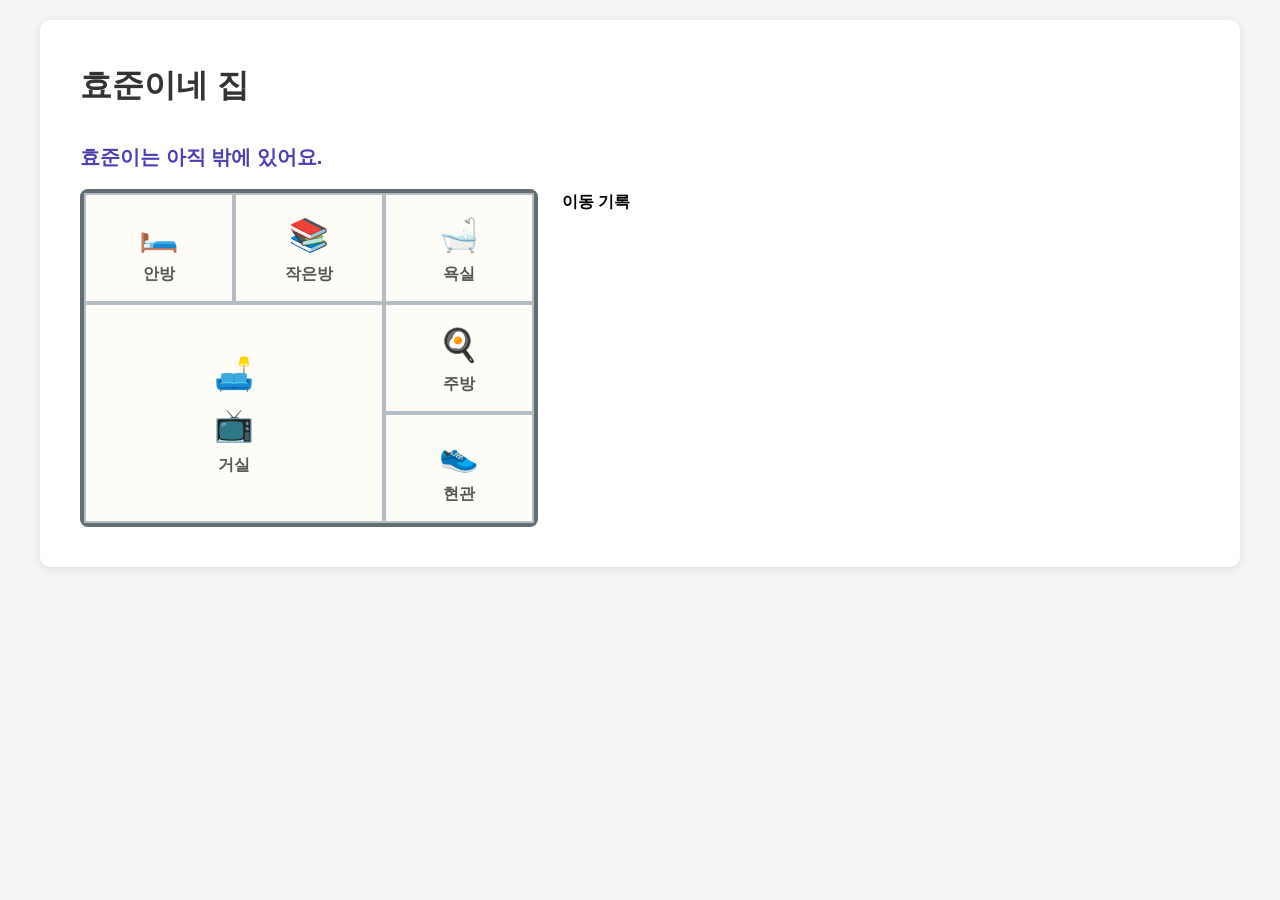
<file: 10_hyojun-house/starter/index.html>
<!DOCTYPE html>
<html lang="ko">
<head>
    <meta charset="UTF-8">
    <meta name="viewport" content="width=device-width, initial-scale=1.0">
    <title>효준이네 집</title>
    <link rel="stylesheet" href="style.css">
    <script src="script.js" defer></script>
</head>
<body>
    <div class="container">
        <h1>효준이네 집</h1>
        <p id="status" class="status">효준이는 아직 밖에 있어요.</p>

        <div class="layout">
            <!-- 방(.room) 안에는 가구(.item)가 들어 있어요 -->
            <div id="house" class="house">
                <div class="room" data-name="안방"><span class="item">🛏️</span>안방</div>
                <div class="room" data-name="작은방"><span class="item">📚</span>작은방</div>
                <div class="room" data-name="욕실"><span class="item">🛁</span>욕실</div>
                <div class="room wide" data-name="거실"><span class="item">🛋️</span><span class="item">📺</span>거실</div>
                <div class="room" data-name="주방"><span class="item">🍳</span>주방</div>
                <div class="room door" data-name="현관"><span class="item">👟</span>현관</div>
            </div>

            <div class="log">
                <h2>이동 기록</h2>
                <ol id="path"></ol>
            </div>
        </div>
    </div>
</body>
</html>
</file>
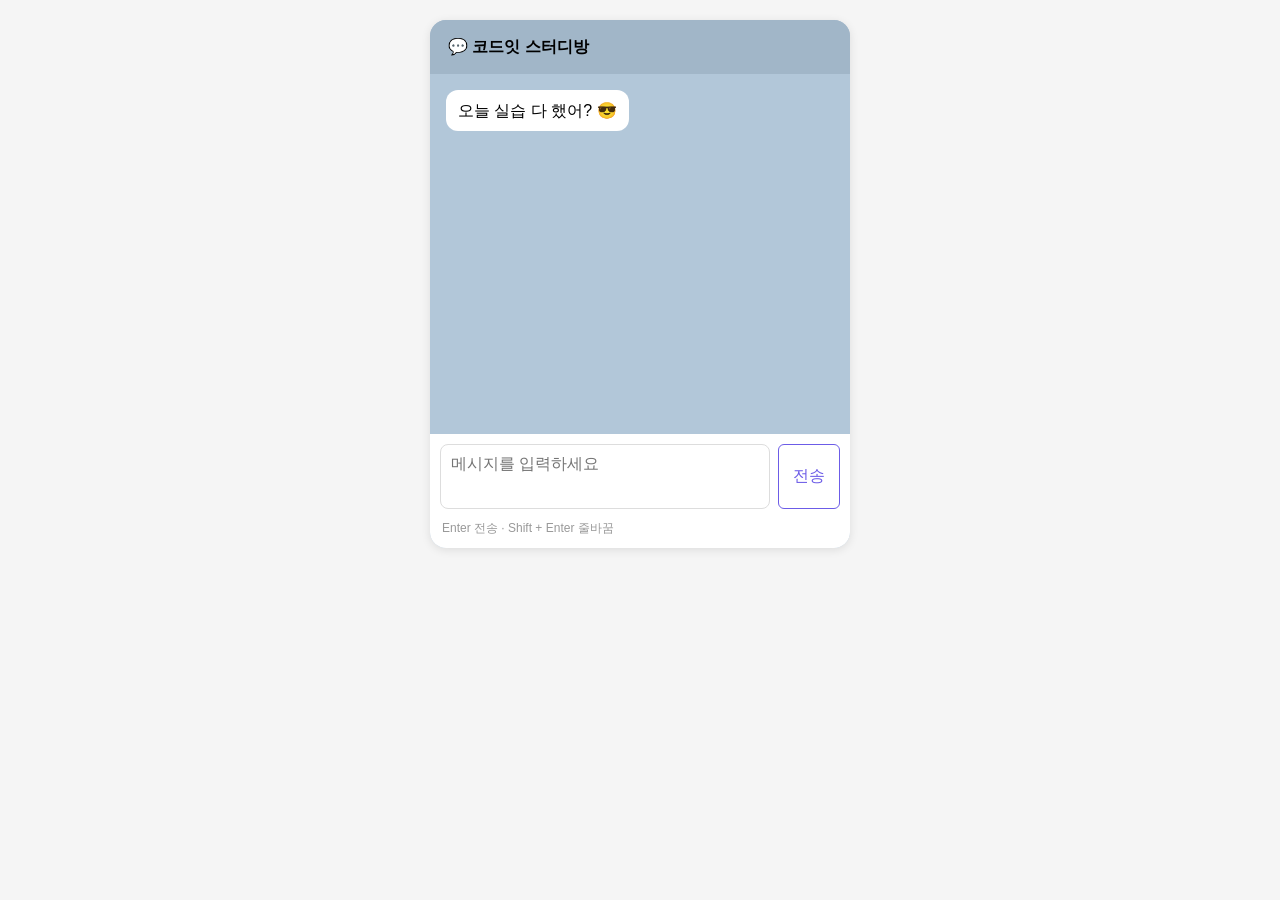
<file: 11_enter-chat/starter/index.html>
<!DOCTYPE html>
<html lang="ko">
<head>
    <meta charset="UTF-8">
    <meta name="viewport" content="width=device-width, initial-scale=1.0">
    <title>똑Talk한 Enter키!</title>
    <link rel="stylesheet" href="style.css">
    <script src="script.js" defer></script>
</head>
<body>
    <div class="chat">
        <header class="chat-header">💬 코드잇 스터디방</header>

        <ul id="messages" class="messages">
            <li class="bubble friend">오늘 실습 다 했어? 😎</li>
        </ul>

        <div class="chat-input">
            <textarea id="message" rows="2" placeholder="메시지를 입력하세요"></textarea>
            <button id="btn-send">전송</button>
        </div>
        <p class="hint">Enter 전송 · Shift + Enter 줄바꿈</p>
    </div>
</body>
</html>
</file>
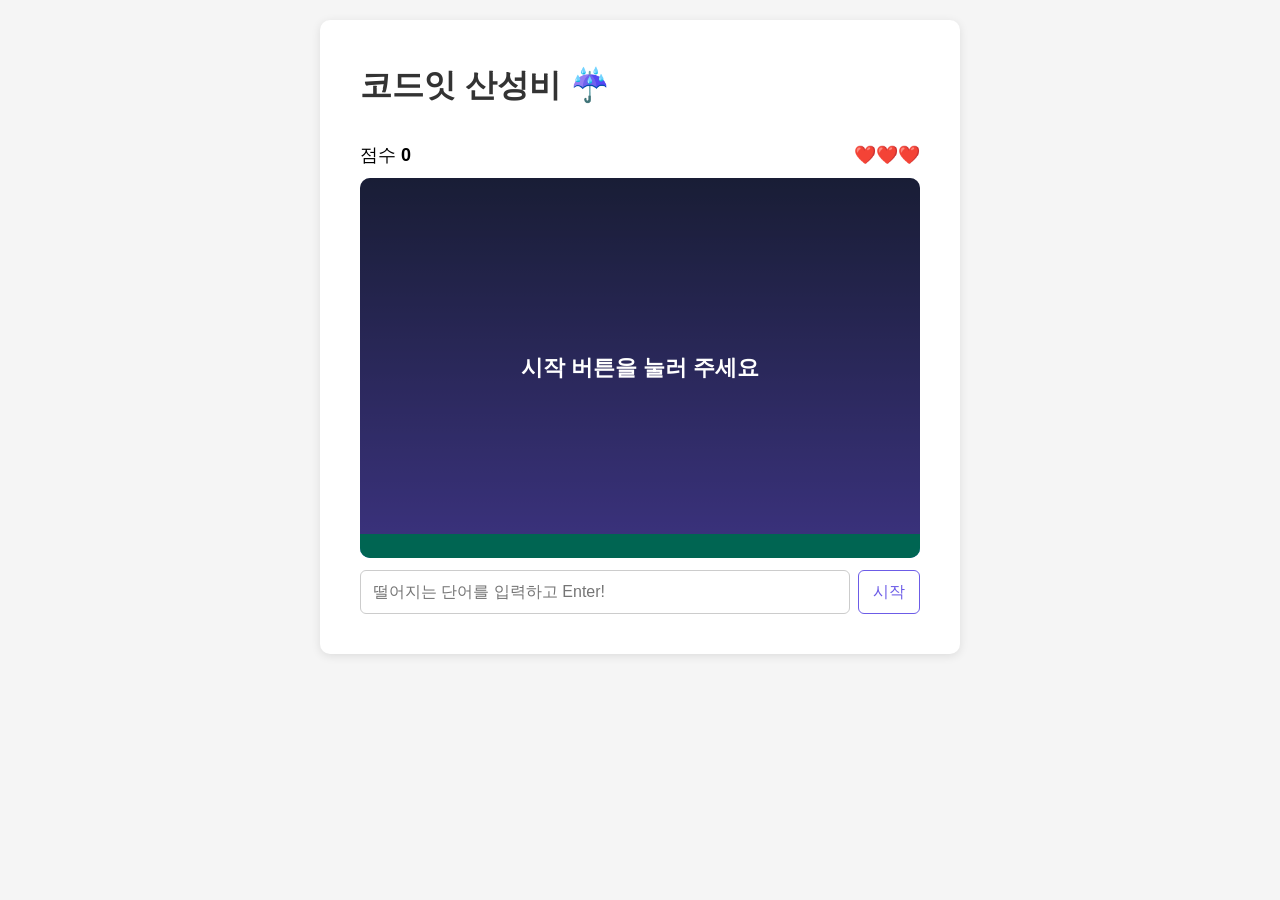
<file: 12_acid-rain/starter/index.html>
<!DOCTYPE html>
<html lang="ko">
<head>
    <meta charset="UTF-8">
    <meta name="viewport" content="width=device-width, initial-scale=1.0">
    <title>코드잇 산성비</title>
    <link rel="stylesheet" href="style.css">
    <script src="script.js" defer></script>
</head>
<body>
    <div class="container">
        <h1>코드잇 산성비 ☔</h1>

        <div class="board">
            <span>점수 <strong id="score">0</strong></span>
            <span id="lives">❤️❤️❤️</span>
        </div>

        <div id="sky" class="sky">
            <p id="overlay" class="overlay">시작 버튼을 눌러 주세요</p>
            <div class="ground"></div>
        </div>

        <div class="controls">
            <input id="answer" type="text" placeholder="떨어지는 단어를 입력하고 Enter!" autocomplete="off">
            <button id="btn-start">시작</button>
        </div>
    </div>
</body>
</html>
</file>
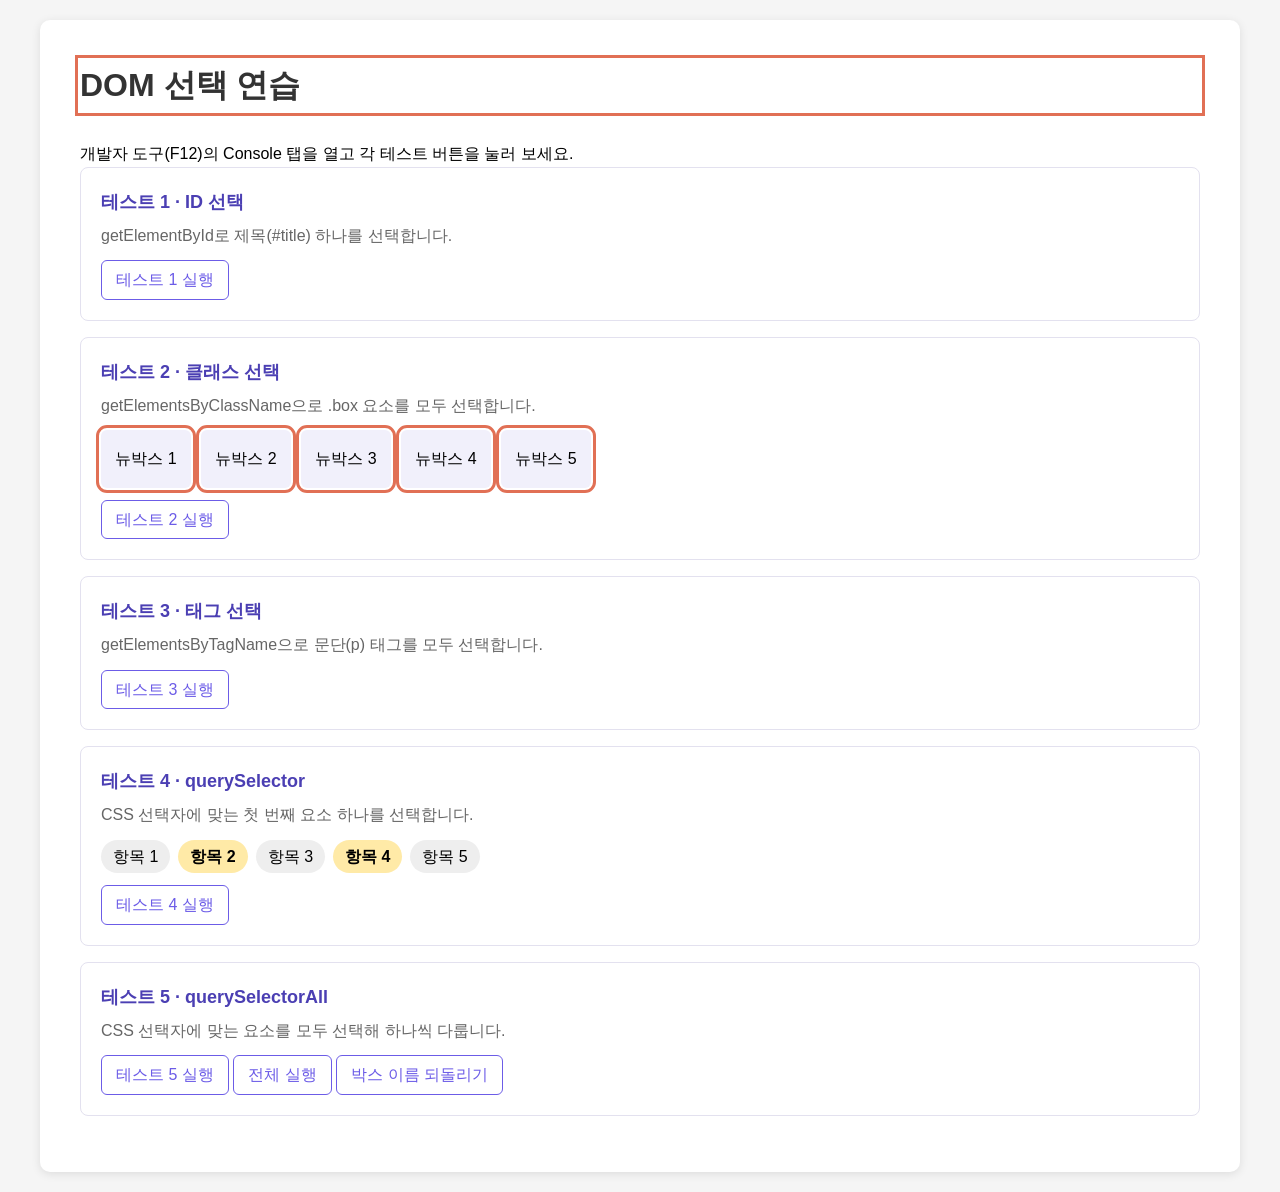
<file: 1_dom-selection/solution/index.html>
<!DOCTYPE html>
<html lang="ko">
<head>
    <meta charset="UTF-8">
    <meta name="viewport" content="width=device-width, initial-scale=1.0">
    <title>DOM 선택 연습</title>
    <link rel="stylesheet" href="style.css">
    <script src="script.js" defer></script>
</head>
<body>
    <div class="container">
        <h1 id="title">DOM 선택 연습</h1>
        <p class="intro">개발자 도구(F12)의 Console 탭을 열고 각 테스트 버튼을 눌러 보세요.</p>

        <section id="section-id">
            <h2>테스트 1 · ID 선택</h2>
            <p>getElementById로 제목(#title) 하나를 선택합니다.</p>
            <button id="btn-test1">테스트 1 실행</button>
        </section>

        <section id="section-class">
            <h2>테스트 2 · 클래스 선택</h2>
            <p>getElementsByClassName으로 .box 요소를 모두 선택합니다.</p>
            <div class="box-list">
                <div class="box">박스 1</div>
                <div class="box">박스 2</div>
                <div class="box">박스 3</div>
                <div class="box">박스 4</div>
                <div class="box">박스 5</div>
            </div>
            <button id="btn-test2">테스트 2 실행</button>
        </section>

        <section id="section-tag">
            <h2>테스트 3 · 태그 선택</h2>
            <p>getElementsByTagName으로 문단(p) 태그를 모두 선택합니다.</p>
            <button id="btn-test3">테스트 3 실행</button>
        </section>

        <section id="section-query">
            <h2>테스트 4 · querySelector</h2>
            <p>CSS 선택자에 맞는 첫 번째 요소 하나를 선택합니다.</p>
            <ul id="item-list">
                <li>항목 1</li>
                <li class="active">항목 2</li>
                <li>항목 3</li>
                <li class="active">항목 4</li>
                <li>항목 5</li>
            </ul>
            <button id="btn-test4">테스트 4 실행</button>
        </section>

        <section id="section-query-all">
            <h2>테스트 5 · querySelectorAll</h2>
            <p>CSS 선택자에 맞는 요소를 모두 선택해 하나씩 다룹니다.</p>
            <button id="btn-test5">테스트 5 실행</button>
            <button id="btn-all">전체 실행</button>
            <button id="btn-reset">박스 이름 되돌리기</button>
        </section>
    </div>
</body>
</html>
</file>
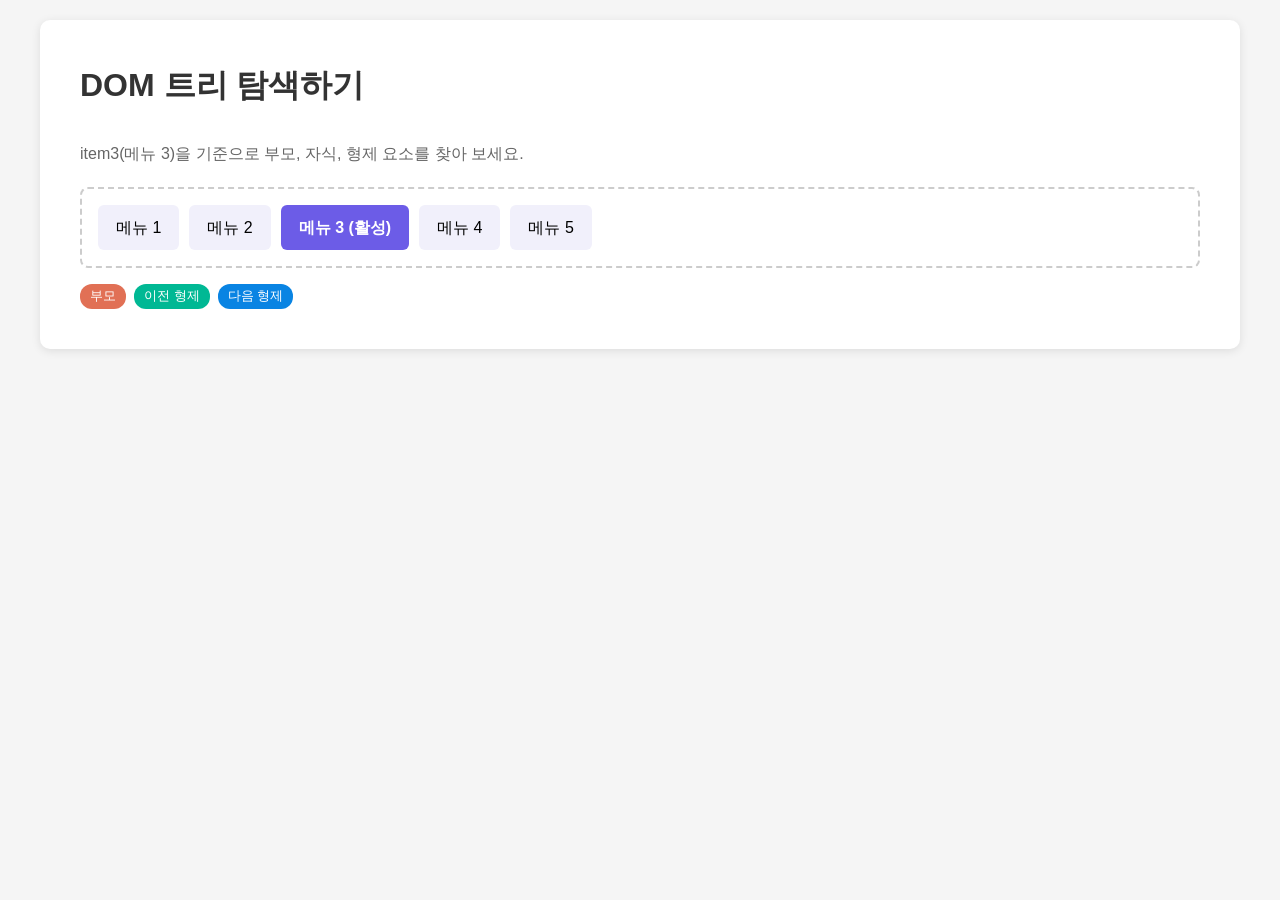
<file: 2_dom-tree-exploring/starter/index.html>
<!DOCTYPE html>
<html lang="ko">
<head>
    <meta charset="UTF-8">
    <meta name="viewport" content="width=device-width, initial-scale=1.0">
    <title>DOM 트리 탐색하기</title>
    <link rel="stylesheet" href="style.css">
    <script src="script.js" defer></script>
</head>
<body>
    <div class="container">
        <h1>DOM 트리 탐색하기</h1>
        <p class="guide">item3(메뉴 3)을 기준으로 부모, 자식, 형제 요소를 찾아 보세요.</p>

        <nav>
            <ul id="main-menu">
                <li>메뉴 1</li>
                <li>메뉴 2</li>
                <li id="item3" class="active">메뉴 3 (활성)</li>
                <li>메뉴 4</li>
                <li>메뉴 5</li>
            </ul>
        </nav>

        <div class="legend">
            <span class="tag parent">부모</span>
            <span class="tag prev">이전 형제</span>
            <span class="tag next">다음 형제</span>
        </div>
    </div>
</body>
</html>
</file>
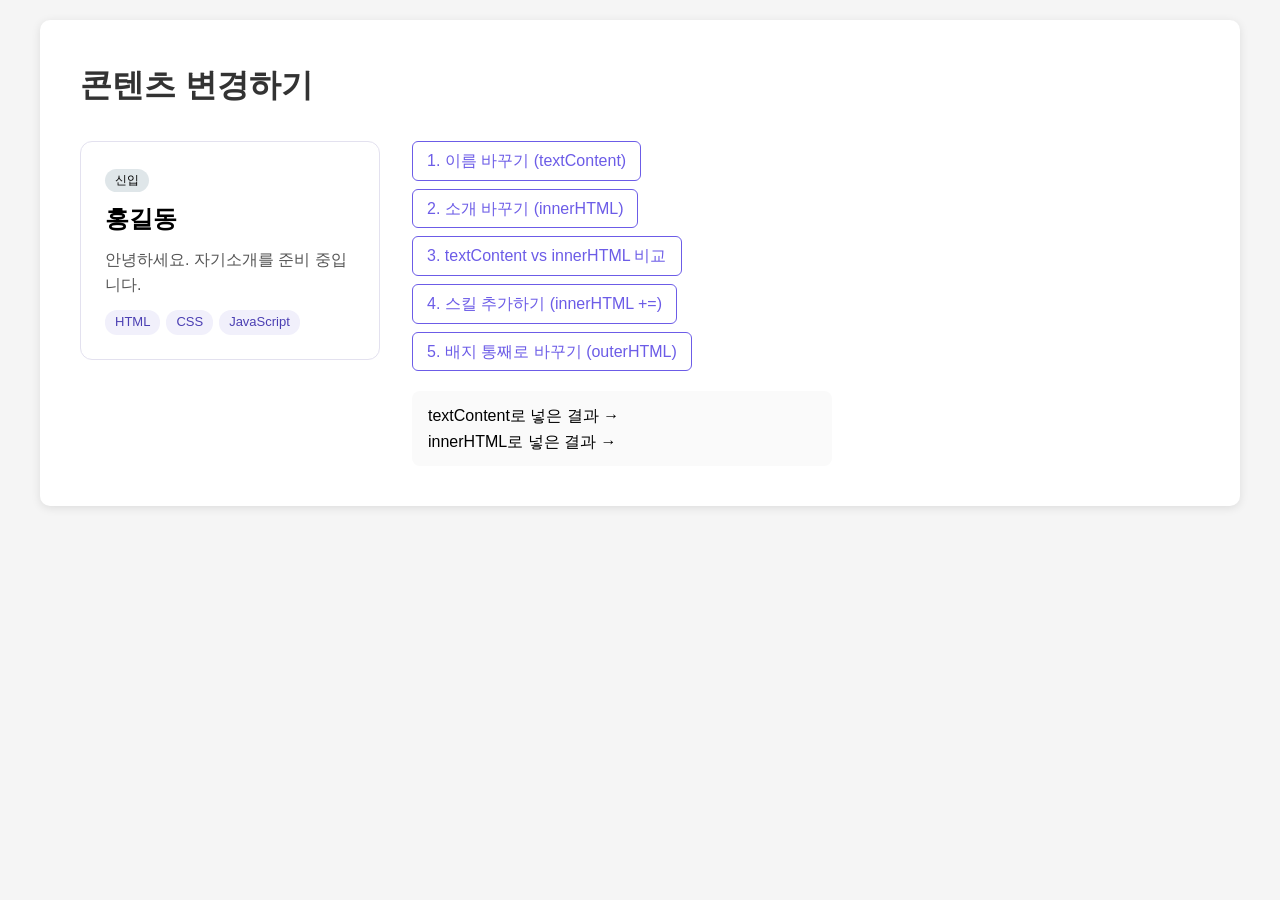
<file: 3_contents-change/starter/index.html>
<!DOCTYPE html>
<html lang="ko">
<head>
    <meta charset="UTF-8">
    <meta name="viewport" content="width=device-width, initial-scale=1.0">
    <title>콘텐츠 변경하기</title>
    <link rel="stylesheet" href="style.css">
    <script src="script.js" defer></script>
</head>
<body>
    <div class="container">
        <h1>콘텐츠 변경하기</h1>

        <div class="layout">
            <div id="profile" class="card">
                <span id="badge" class="badge">신입</span>
                <h2 id="name">홍길동</h2>
                <p id="intro">안녕하세요. 자기소개를 준비 중입니다.</p>
                <ul id="skills">
                    <li>HTML</li>
                    <li>CSS</li>
                    <li>JavaScript</li>
                </ul>
            </div>

            <div class="panel">
                <button id="btn-name">1. 이름 바꾸기 (textContent)</button>
                <button id="btn-intro">2. 소개 바꾸기 (innerHTML)</button>
                <button id="btn-compare">3. textContent vs innerHTML 비교</button>
                <button id="btn-skill">4. 스킬 추가하기 (innerHTML +=)</button>
                <button id="btn-badge">5. 배지 통째로 바꾸기 (outerHTML)</button>

                <div class="compare">
                    <p>textContent로 넣은 결과 → <span id="as-text"></span></p>
                    <p>innerHTML로 넣은 결과 → <span id="as-html"></span></p>
                </div>
            </div>
        </div>
    </div>
</body>
</html>
</file>
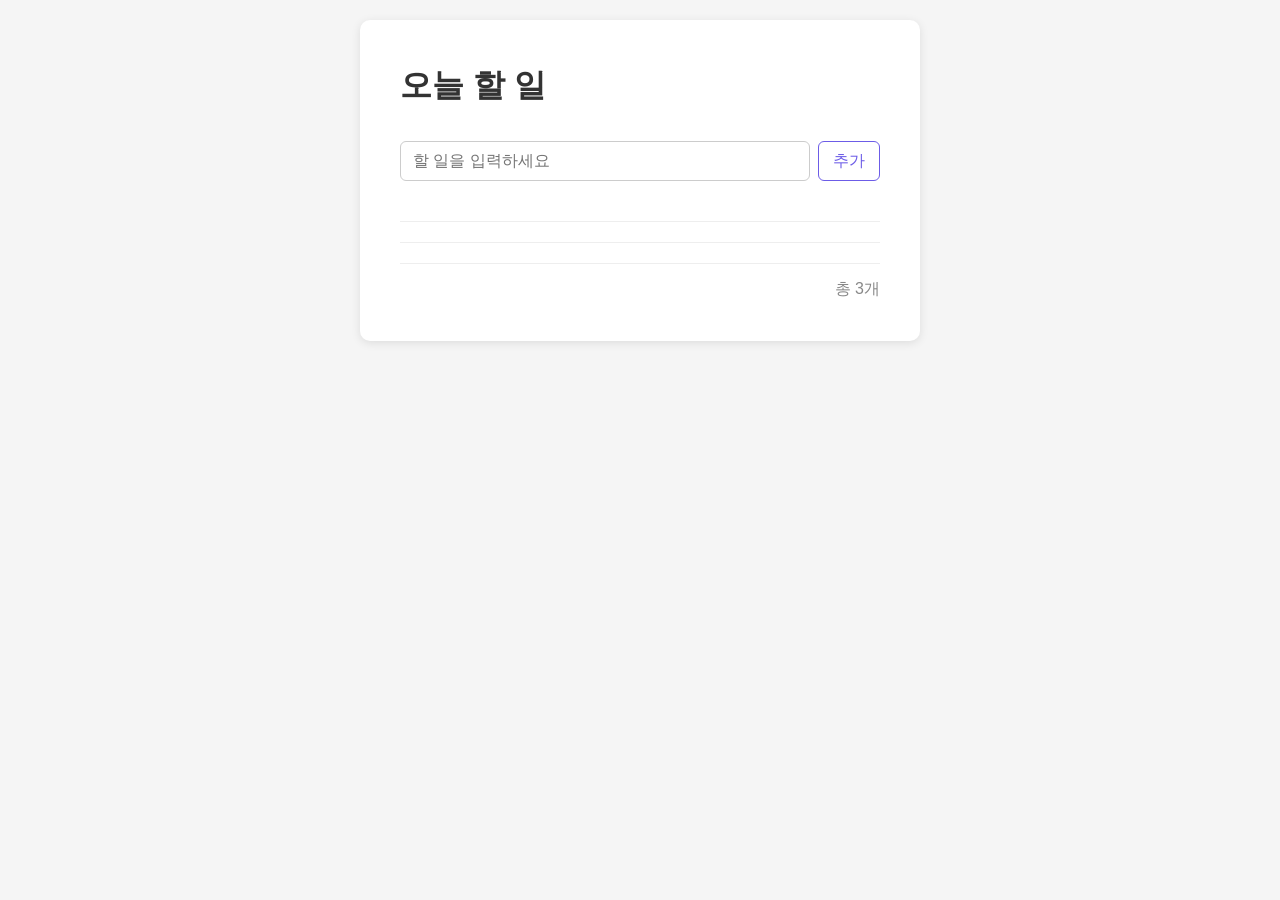
<file: 4_dynamic-list/starter/index.html>
<!DOCTYPE html>
<html lang="ko">
<head>
    <meta charset="UTF-8">
    <meta name="viewport" content="width=device-width, initial-scale=1.0">
    <title>동적 리스트 만들기</title>
    <link rel="stylesheet" href="style.css">
    <script src="script.js" defer></script>
</head>
<body>
    <div class="container">
        <h1>오늘 할 일</h1>

        <div class="form">
            <input id="todo-input" type="text" placeholder="할 일을 입력하세요">
            <button id="btn-add">추가</button>
        </div>

        <ul id="todo-list"></ul>

        <p class="count">총 <span id="count">0</span>개</p>
    </div>
</body>
</html>
</file>
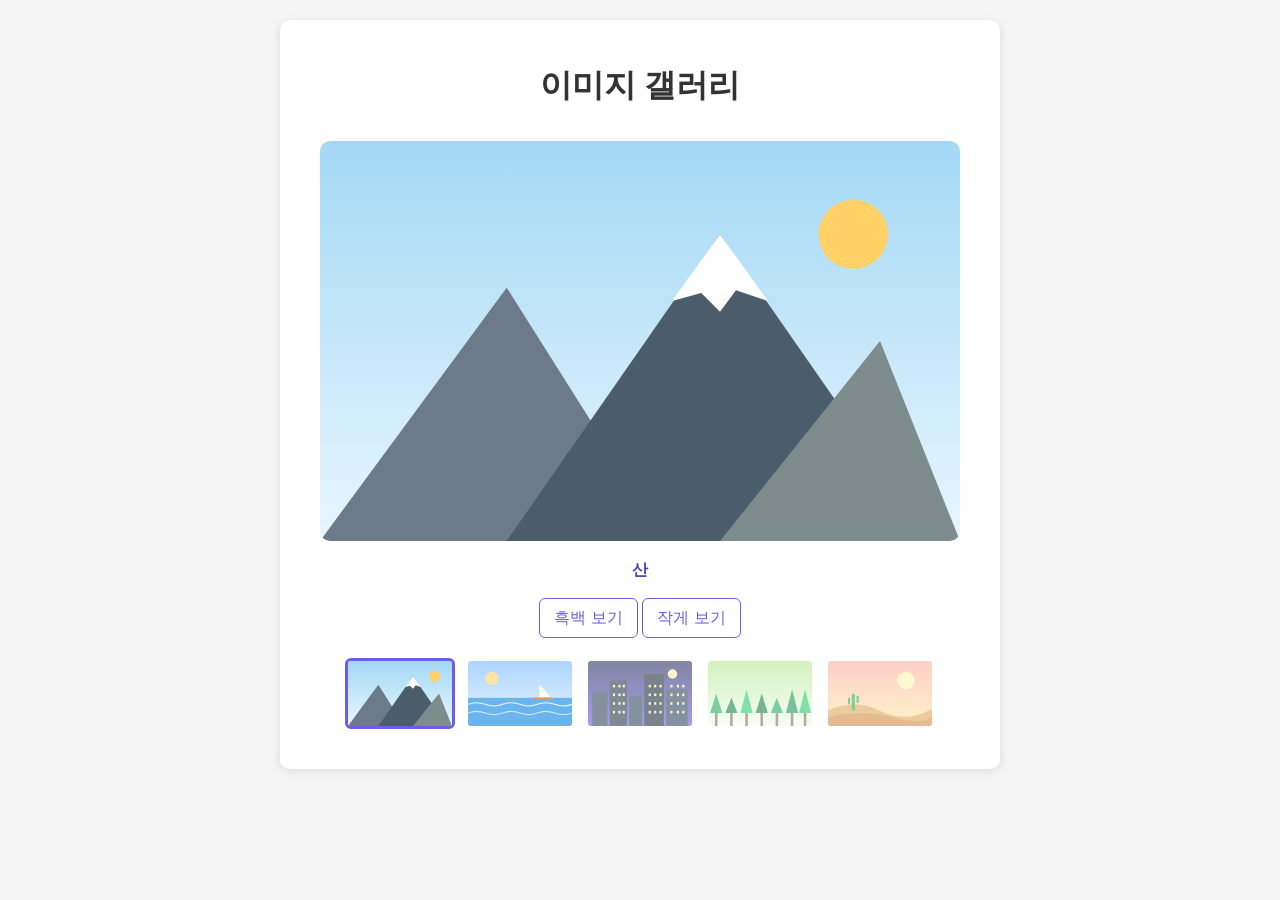
<file: 5_image-gallery/starter/index.html>
<!DOCTYPE html>
<html lang="ko">
<head>
    <meta charset="UTF-8">
    <meta name="viewport" content="width=device-width, initial-scale=1.0">
    <title>이미지 갤러리</title>
    <link rel="stylesheet" href="style.css">
    <script src="script.js" defer></script>
</head>
<body>
    <div class="container">
        <h1>이미지 갤러리</h1>

        <figure class="viewer">
            <img id="main-image" src="images/mountain.svg" alt="산">
            <figcaption id="caption">산</figcaption>
        </figure>

        <div class="tools">
            <button id="btn-gray">흑백 보기</button>
            <button id="btn-size">작게 보기</button>
        </div>

        <div class="thumbs">
            <img class="thumb selected" src="images/mountain.svg" alt="산">
            <img class="thumb" src="images/sea.svg" alt="바다">
            <img class="thumb" src="images/city.svg" alt="도시">
            <img class="thumb" src="images/forest.svg" alt="숲">
            <img class="thumb" src="images/desert.svg" alt="사막">
        </div>
    </div>
</body>
</html>
</file>
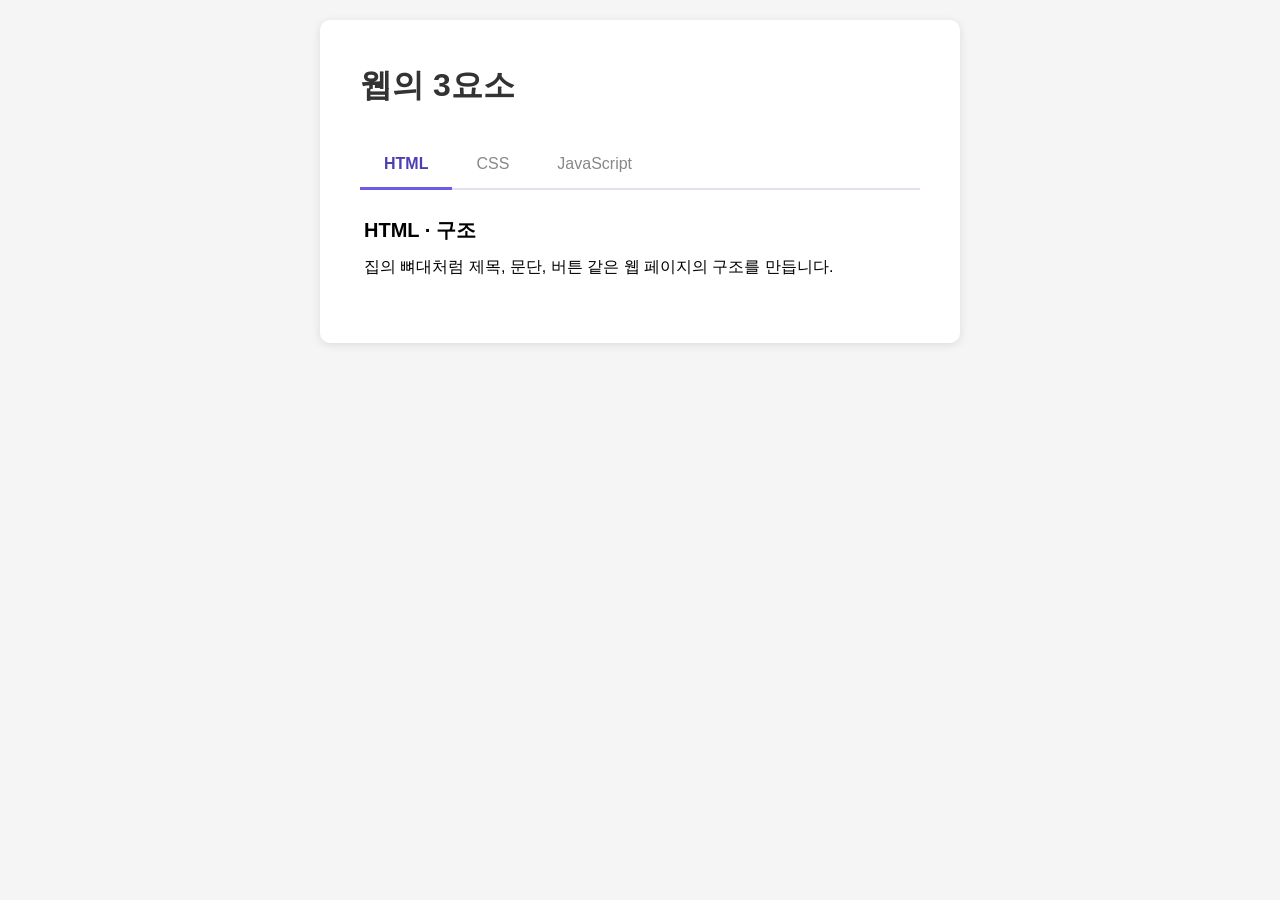
<file: 6_tab-menu/starter/index.html>
<!DOCTYPE html>
<html lang="ko">
<head>
    <meta charset="UTF-8">
    <meta name="viewport" content="width=device-width, initial-scale=1.0">
    <title>탭 메뉴 만들기</title>
    <link rel="stylesheet" href="style.css">
    <script src="script.js" defer></script>
</head>
<body>
    <div class="container">
        <h1>웹의 3요소</h1>

        <div class="tabs">
            <button class="tab active" data-tab="html">HTML</button>
            <button class="tab" data-tab="css">CSS</button>
            <button class="tab" data-tab="js">JavaScript</button>
        </div>

        <div class="panel active" data-panel="html">
            <h2>HTML · 구조</h2>
            <p>집의 뼈대처럼 제목, 문단, 버튼 같은 웹 페이지의 구조를 만듭니다.</p>
        </div>
        <div class="panel" data-panel="css">
            <h2>CSS · 디자인</h2>
            <p>인테리어처럼 색상, 크기, 위치를 정해 페이지를 꾸밉니다.</p>
        </div>
        <div class="panel" data-panel="js">
            <h2>JavaScript · 동작</h2>
            <p>전기와 수도처럼 클릭하면 반응하는 살아 있는 페이지를 만듭니다.</p>
        </div>
    </div>
</body>
</html>
</file>
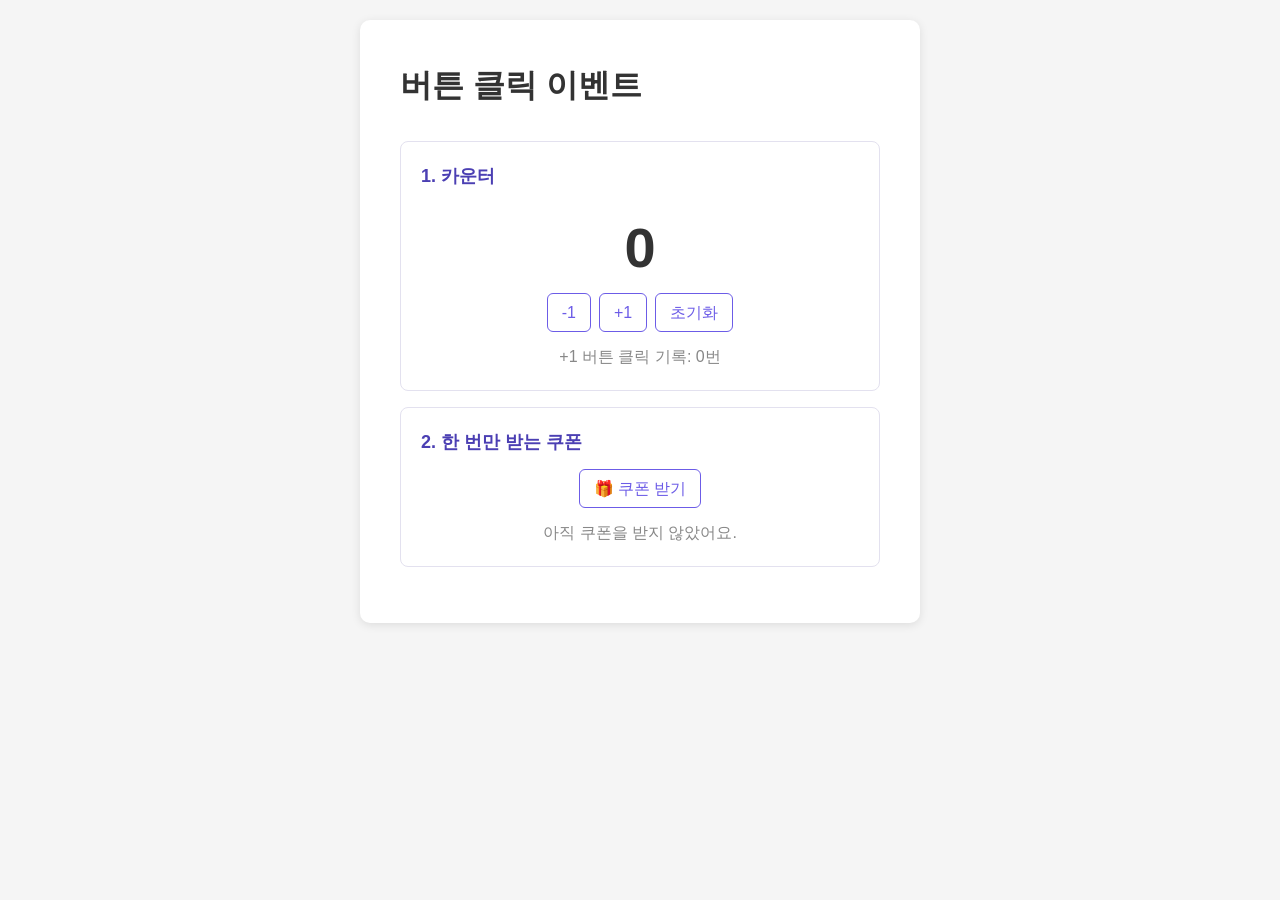
<file: 7_button-click/starter/index.html>
<!DOCTYPE html>
<html lang="ko">
<head>
    <meta charset="UTF-8">
    <meta name="viewport" content="width=device-width, initial-scale=1.0">
    <title>버튼 클릭 이벤트</title>
    <link rel="stylesheet" href="style.css">
    <script src="script.js" defer></script>
</head>
<body>
    <div class="container">
        <h1>버튼 클릭 이벤트</h1>

        <section>
            <h2>1. 카운터</h2>
            <p class="counter"><span id="count">0</span></p>
            <div class="buttons">
                <button id="btn-minus">-1</button>
                <button id="btn-plus">+1</button>
                <button id="btn-reset">초기화</button>
            </div>
            <p class="history">+1 버튼 클릭 기록: <span id="plus-clicks">0</span>번</p>
        </section>

        <section>
            <h2>2. 한 번만 받는 쿠폰</h2>
            <button id="btn-coupon">🎁 쿠폰 받기</button>
            <p id="coupon-message" class="message">아직 쿠폰을 받지 않았어요.</p>
        </section>
    </div>
</body>
</html>
</file>
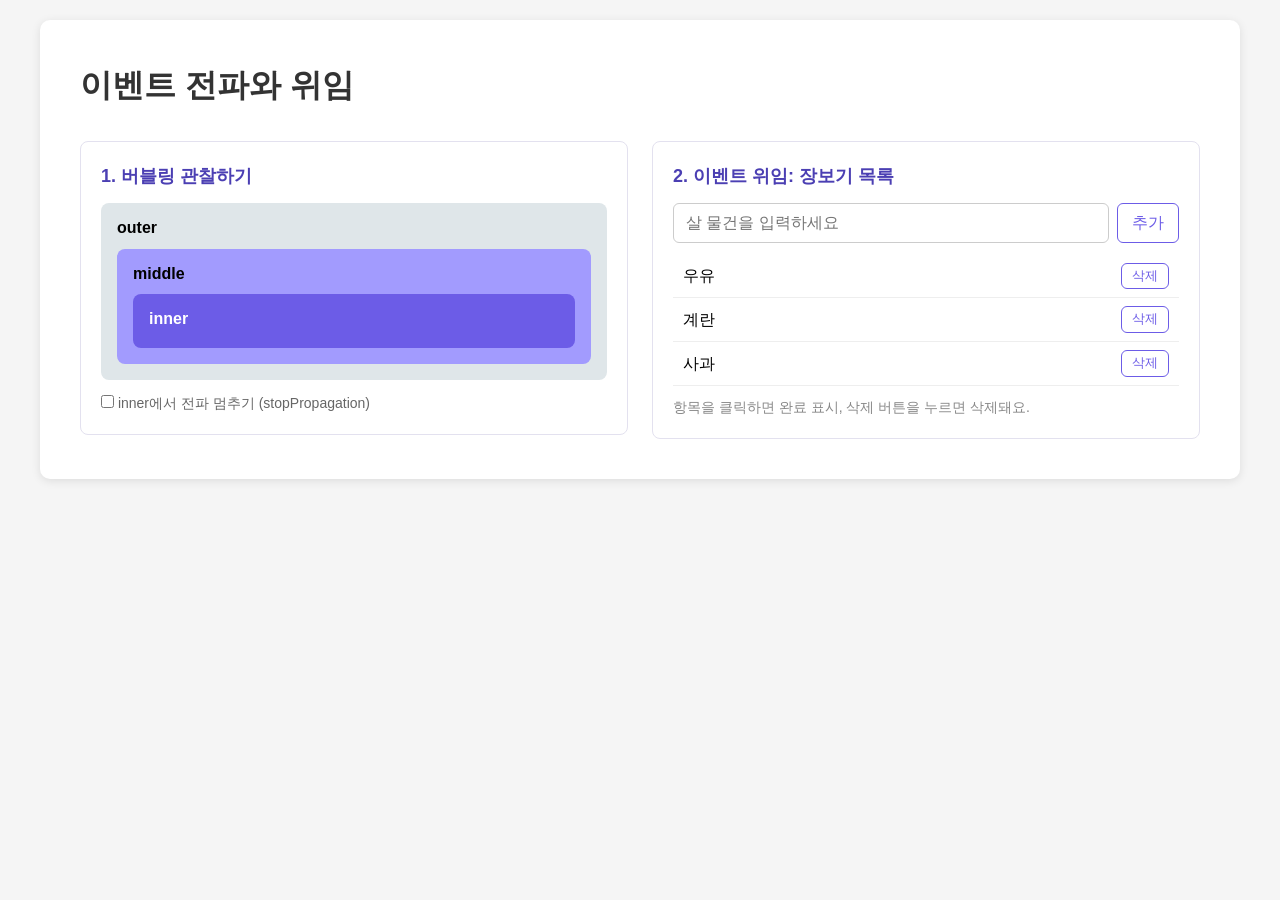
<file: 8_event-delegation/starter/index.html>
<!DOCTYPE html>
<html lang="ko">
<head>
    <meta charset="UTF-8">
    <meta name="viewport" content="width=device-width, initial-scale=1.0">
    <title>이벤트 전파와 위임</title>
    <link rel="stylesheet" href="style.css">
    <script src="script.js" defer></script>
</head>
<body>
    <div class="container">
        <h1>이벤트 전파와 위임</h1>

        <div class="layout">
            <section>
                <h2>1. 버블링 관찰하기</h2>
                <div id="outer" class="box">outer
                    <div id="middle" class="box">middle
                        <div id="inner" class="box">inner</div>
                    </div>
                </div>
                <label class="option">
                    <input id="stop-check" type="checkbox"> inner에서 전파 멈추기 (stopPropagation)
                </label>
            </section>

            <section>
                <h2>2. 이벤트 위임: 장보기 목록</h2>
                <div class="form">
                    <input id="item-input" type="text" placeholder="살 물건을 입력하세요">
                    <button id="btn-add">추가</button>
                </div>
                <ul id="shopping-list">
                    <li><span class="text">우유</span><button class="delete">삭제</button></li>
                    <li><span class="text">계란</span><button class="delete">삭제</button></li>
                    <li><span class="text">사과</span><button class="delete">삭제</button></li>
                </ul>
                <p class="hint">항목을 클릭하면 완료 표시, 삭제 버튼을 누르면 삭제돼요.</p>
            </section>
        </div>
    </div>
</body>
</html>
</file>
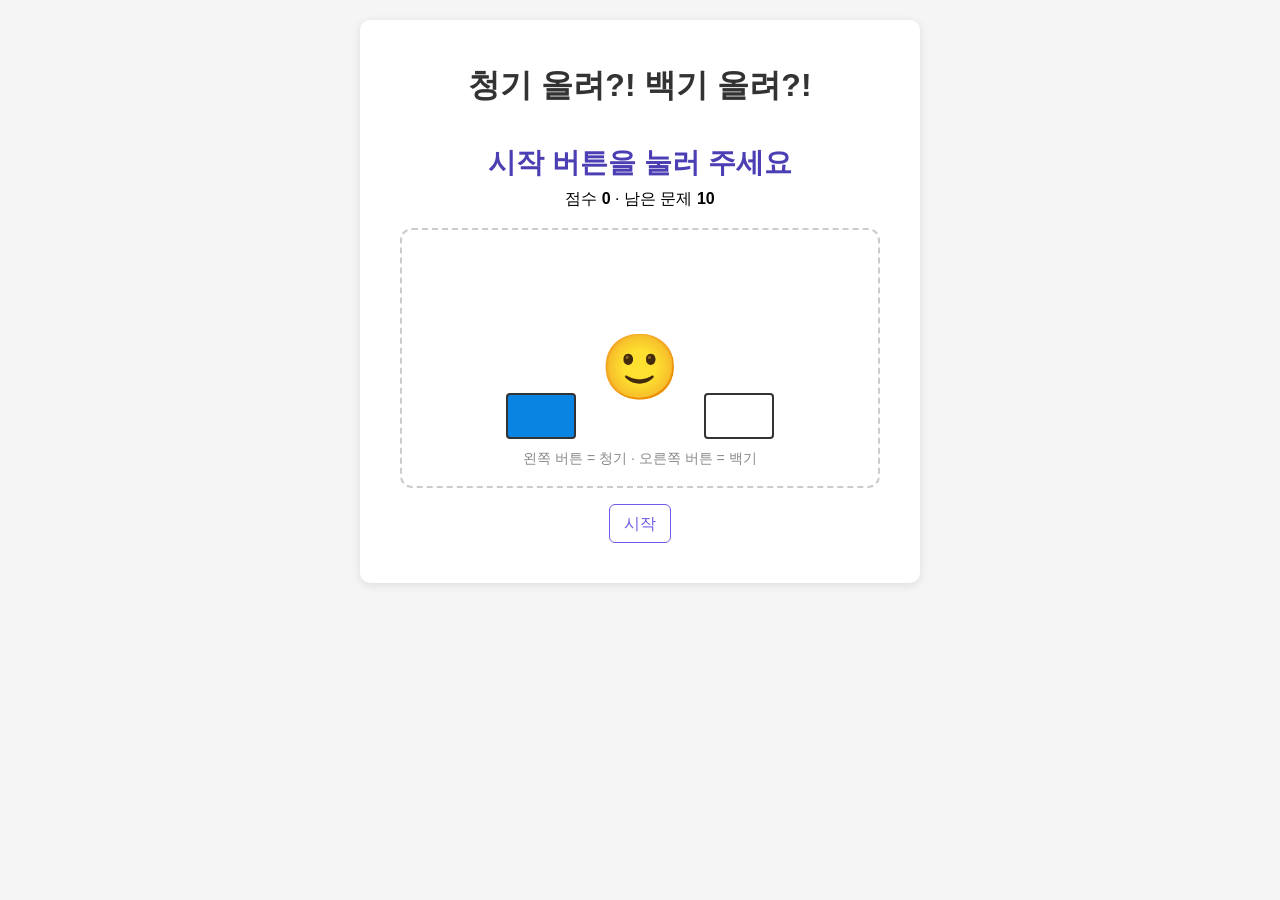
<file: 9_flag-game/starter/index.html>
<!DOCTYPE html>
<html lang="ko">
<head>
    <meta charset="UTF-8">
    <meta name="viewport" content="width=device-width, initial-scale=1.0">
    <title>청기 올려?! 백기 올려?!</title>
    <link rel="stylesheet" href="style.css">
    <script src="script.js" defer></script>
</head>
<body>
    <div class="container">
        <h1>청기 올려?! 백기 올려?!</h1>

        <div class="status">
            <p id="command" class="command">시작 버튼을 눌러 주세요</p>
            <p>점수 <strong id="score">0</strong> · 남은 문제 <strong id="remain">10</strong></p>
        </div>

        <!-- 이 영역 안에서 마우스 버튼을 눌러요: 왼쪽 = 청기, 오른쪽 = 백기 -->
        <div id="stage" class="stage">
            <div class="person">
                <div id="blue-flag" class="flag blue"></div>
                <div class="face">🙂</div>
                <div id="white-flag" class="flag white"></div>
            </div>
            <p class="guide">왼쪽 버튼 = 청기 · 오른쪽 버튼 = 백기</p>
        </div>

        <button id="btn-start">시작</button>
    </div>
</body>
</html>
</file>
<file: 10_hyojun-house/starter/style.css>
* {
    margin: 0;
    padding: 0;
    box-sizing: border-box;
}

body {
    font-family: -apple-system, BlinkMacSystemFont, 'Segoe UI', 'Apple SD Gothic Neo', 'Noto Sans KR', sans-serif;
    line-height: 1.6;
    padding: 20px;
    background-color: #f5f5f5;
}

.container {
    max-width: 1200px;
    margin: 0 auto;
    background: white;
    padding: 40px;
    border-radius: 10px;
    box-shadow: 0 2px 10px rgba(0, 0, 0, 0.1);
}

h1 {
    color: #333;
    margin-bottom: 30px;
}

button {
    font: inherit;
    padding: 6px 14px;
    border: 1px solid #6c5ce7;
    border-radius: 6px;
    background: white;
    color: #6c5ce7;
    cursor: pointer;
}

button:hover {
    background: #6c5ce7;
    color: white;
}

.status {
    font-size: 20px;
    font-weight: bold;
    color: #4b3fb3;
    margin-bottom: 16px;
}

.layout {
    display: flex;
    gap: 24px;
    align-items: flex-start;
}

.house {
    display: grid;
    grid-template-columns: repeat(3, 150px);
    grid-template-rows: repeat(3, 110px);
    /* 방 사이에 빈틈이 없어야 마우스가 '방 → 방'으로 곧장 이동해요 */
    border: 4px solid #636e72;
    border-radius: 8px;
}

.room {
    background: #fdfcf7;
    border: 2px solid #b2bec3;
    display: flex;
    flex-direction: column;
    align-items: center;
    justify-content: center;
    font-weight: bold;
    color: #555;
    transition: background 0.2s;
}

.room.wide {
    grid-column: 1 / 3;
    grid-row: 2 / 4;
}

.item {
    font-size: 32px;
}

/* 효준이가 있는 방 */
.room.here {
    background: #ffeaa7;
    outline: 3px solid #e17055;
    outline-offset: -3px;
}

.log {
    flex: 1;
    min-width: 220px;
}

.log h2 {
    font-size: 16px;
    margin-bottom: 8px;
}

#path {
    padding-left: 24px;
    color: #555;
    max-height: 340px;
    overflow-y: auto;
}
</file>
<file: 11_enter-chat/starter/style.css>
* {
    margin: 0;
    padding: 0;
    box-sizing: border-box;
}

body {
    font-family: -apple-system, BlinkMacSystemFont, 'Segoe UI', 'Apple SD Gothic Neo', 'Noto Sans KR', sans-serif;
    line-height: 1.6;
    padding: 20px;
    background-color: #f5f5f5;
}

.container {
    max-width: 1200px;
    margin: 0 auto;
    background: white;
    padding: 40px;
    border-radius: 10px;
    box-shadow: 0 2px 10px rgba(0, 0, 0, 0.1);
}

h1 {
    color: #333;
    margin-bottom: 30px;
}

button {
    font: inherit;
    padding: 6px 14px;
    border: 1px solid #6c5ce7;
    border-radius: 6px;
    background: white;
    color: #6c5ce7;
    cursor: pointer;
}

button:hover {
    background: #6c5ce7;
    color: white;
}

.chat {
    max-width: 420px;
    margin: 0 auto;
    background: #b2c7d9;
    border-radius: 16px;
    overflow: hidden;
    box-shadow: 0 2px 10px rgba(0, 0, 0, 0.1);
}

.chat-header {
    padding: 14px 18px;
    background: #a1b6c8;
    font-weight: bold;
}

.messages {
    list-style: none;
    height: 360px;
    overflow-y: auto;
    padding: 16px;
    display: flex;
    flex-direction: column;
    gap: 8px;
}

.bubble {
    max-width: 75%;
    padding: 8px 12px;
    border-radius: 12px;
    /* 줄바꿈(\n)을 화면에서도 줄바꿈으로 보여 줘요 */
    white-space: pre-wrap;
    word-break: break-all;
}

.bubble.friend {
    align-self: flex-start;
    background: white;
}

.bubble.me {
    align-self: flex-end;
    background: #fee500;
}

.chat-input {
    display: flex;
    gap: 8px;
    padding: 10px;
    background: white;
}

#message {
    flex: 1;
    font: inherit;
    padding: 6px 10px;
    border: 1px solid #ddd;
    border-radius: 8px;
    resize: none;
}

.hint {
    padding: 0 12px 10px;
    background: white;
    font-size: 12px;
    color: #999;
}
</file>
<file: 12_acid-rain/starter/style.css>
* {
    margin: 0;
    padding: 0;
    box-sizing: border-box;
}

body {
    font-family: -apple-system, BlinkMacSystemFont, 'Segoe UI', 'Apple SD Gothic Neo', 'Noto Sans KR', sans-serif;
    line-height: 1.6;
    padding: 20px;
    background-color: #f5f5f5;
}

.container {
    max-width: 1200px;
    margin: 0 auto;
    background: white;
    padding: 40px;
    border-radius: 10px;
    box-shadow: 0 2px 10px rgba(0, 0, 0, 0.1);
}

h1 {
    color: #333;
    margin-bottom: 30px;
}

button {
    font: inherit;
    padding: 6px 14px;
    border: 1px solid #6c5ce7;
    border-radius: 6px;
    background: white;
    color: #6c5ce7;
    cursor: pointer;
}

button:hover {
    background: #6c5ce7;
    color: white;
}

.container {
    max-width: 640px;
}

.board {
    display: flex;
    justify-content: space-between;
    margin-bottom: 8px;
    font-size: 18px;
}

.sky {
    position: relative;
    height: 380px;
    overflow: hidden;
    border-radius: 10px;
    background: linear-gradient(#2d3561, #6c5ce7);
}

.ground {
    position: absolute;
    left: 0;
    right: 0;
    bottom: 0;
    height: 24px;
    background: #00b894;
}

/* 떨어지는 단어 */
.word {
    position: absolute;
    padding: 2px 10px;
    border-radius: 12px;
    background: rgba(255, 255, 255, 0.9);
    font-weight: bold;
    font-family: Consolas, monospace;
}

/* 입력 중인 글자로 시작하는 단어 */
.word.match {
    background: #ffeaa7;
    outline: 2px solid #e17055;
}

.overlay {
    position: absolute;
    inset: 0;
    display: flex;
    align-items: center;
    justify-content: center;
    color: white;
    font-size: 22px;
    font-weight: bold;
    background: rgba(0, 0, 0, 0.45);
    z-index: 1;
}

.overlay.hidden {
    display: none;
}

.controls {
    display: flex;
    gap: 8px;
    margin-top: 12px;
}

#answer {
    flex: 1;
    font: inherit;
    padding: 8px 12px;
    border: 1px solid #ccc;
    border-radius: 6px;
}
</file>
<file: 1_dom-selection/solution/style.css>
* {
    margin: 0;
    padding: 0;
    box-sizing: border-box;
}

body {
    font-family: -apple-system, BlinkMacSystemFont, 'Segoe UI', 'Apple SD Gothic Neo', 'Noto Sans KR', sans-serif;
    line-height: 1.6;
    padding: 20px;
    background-color: #f5f5f5;
}

.container {
    max-width: 1200px;
    margin: 0 auto;
    background: white;
    padding: 40px;
    border-radius: 10px;
    box-shadow: 0 2px 10px rgba(0, 0, 0, 0.1);
}

h1 {
    color: #333;
    margin-bottom: 30px;
}

button {
    font: inherit;
    padding: 6px 14px;
    border: 1px solid #6c5ce7;
    border-radius: 6px;
    background: white;
    color: #6c5ce7;
    cursor: pointer;
}

button:hover {
    background: #6c5ce7;
    color: white;
}

section {
    border: 1px solid #e3e1ef;
    border-radius: 8px;
    padding: 20px;
    margin-bottom: 16px;
}

h2 {
    font-size: 18px;
    color: #4b3fb3;
    margin-bottom: 6px;
}

section p {
    color: #666;
    margin-bottom: 12px;
}

.box-list {
    display: flex;
    gap: 10px;
    margin-bottom: 12px;
}

.box {
    width: 90px;
    padding: 16px 0;
    text-align: center;
    background: #f1f0fb;
    border-radius: 6px;
}

#item-list {
    list-style: none;
    display: flex;
    gap: 8px;
    margin-bottom: 12px;
}

#item-list li {
    padding: 4px 12px;
    border-radius: 20px;
    background: #eee;
}

#item-list li.active {
    background: #ffeaa7;
    font-weight: bold;
}

/* 도우미 함수 mark()가 붙이는 클래스: 선택된 요소를 화면에 표시해요 */
.selected {
    outline: 3px solid #e17055;
    outline-offset: 2px;
}
</file>
<file: 2_dom-tree-exploring/starter/style.css>
* {
    margin: 0;
    padding: 0;
    box-sizing: border-box;
}

body {
    font-family: -apple-system, BlinkMacSystemFont, 'Segoe UI', 'Apple SD Gothic Neo', 'Noto Sans KR', sans-serif;
    line-height: 1.6;
    padding: 20px;
    background-color: #f5f5f5;
}

.container {
    max-width: 1200px;
    margin: 0 auto;
    background: white;
    padding: 40px;
    border-radius: 10px;
    box-shadow: 0 2px 10px rgba(0, 0, 0, 0.1);
}

h1 {
    color: #333;
    margin-bottom: 30px;
}

button {
    font: inherit;
    padding: 6px 14px;
    border: 1px solid #6c5ce7;
    border-radius: 6px;
    background: white;
    color: #6c5ce7;
    cursor: pointer;
}

button:hover {
    background: #6c5ce7;
    color: white;
}

.guide {
    color: #666;
    margin-bottom: 20px;
}

#main-menu {
    list-style: none;
    display: flex;
    gap: 10px;
    padding: 16px;
    border: 2px dashed #ccc;
    border-radius: 8px;
}

#main-menu li {
    padding: 10px 18px;
    background: #f1f0fb;
    border-radius: 6px;
}

#main-menu li.active {
    background: #6c5ce7;
    color: white;
    font-weight: bold;
}

/* 탐색 결과를 화면에 표시하는 클래스 */
#main-menu.is-parent {
    border-color: #e17055;
    background: #fff4f0;
}

#main-menu li.is-prev {
    outline: 3px solid #00b894;
}

#main-menu li.is-next {
    outline: 3px solid #0984e3;
}

.legend {
    margin-top: 16px;
    display: flex;
    gap: 8px;
}

.tag {
    font-size: 13px;
    padding: 2px 10px;
    border-radius: 12px;
    color: white;
}

.tag.parent { background: #e17055; }
.tag.prev { background: #00b894; }
.tag.next { background: #0984e3; }
</file>
<file: 3_contents-change/starter/style.css>
* {
    margin: 0;
    padding: 0;
    box-sizing: border-box;
}

body {
    font-family: -apple-system, BlinkMacSystemFont, 'Segoe UI', 'Apple SD Gothic Neo', 'Noto Sans KR', sans-serif;
    line-height: 1.6;
    padding: 20px;
    background-color: #f5f5f5;
}

.container {
    max-width: 1200px;
    margin: 0 auto;
    background: white;
    padding: 40px;
    border-radius: 10px;
    box-shadow: 0 2px 10px rgba(0, 0, 0, 0.1);
}

h1 {
    color: #333;
    margin-bottom: 30px;
}

button {
    font: inherit;
    padding: 6px 14px;
    border: 1px solid #6c5ce7;
    border-radius: 6px;
    background: white;
    color: #6c5ce7;
    cursor: pointer;
}

button:hover {
    background: #6c5ce7;
    color: white;
}

.layout {
    display: flex;
    gap: 32px;
    align-items: flex-start;
}

.card {
    width: 300px;
    padding: 24px;
    border: 1px solid #e3e1ef;
    border-radius: 12px;
}

.badge {
    display: inline-block;
    font-size: 12px;
    padding: 2px 10px;
    border-radius: 12px;
    background: #dfe6e9;
}

.badge.new {
    background: #e17055;
    color: white;
}

#name {
    margin: 8px 0;
}

#intro {
    color: #555;
    margin-bottom: 12px;
}

#skills {
    list-style: none;
    display: flex;
    flex-wrap: wrap;
    gap: 6px;
}

#skills li {
    font-size: 13px;
    padding: 2px 10px;
    border-radius: 12px;
    background: #f1f0fb;
    color: #4b3fb3;
}

.panel {
    display: flex;
    flex-direction: column;
    gap: 8px;
    align-items: flex-start;
}

.compare {
    margin-top: 12px;
    padding: 12px 16px;
    background: #fafafa;
    border-radius: 8px;
    min-width: 420px;
}
</file>
<file: 4_dynamic-list/starter/style.css>
* {
    margin: 0;
    padding: 0;
    box-sizing: border-box;
}

body {
    font-family: -apple-system, BlinkMacSystemFont, 'Segoe UI', 'Apple SD Gothic Neo', 'Noto Sans KR', sans-serif;
    line-height: 1.6;
    padding: 20px;
    background-color: #f5f5f5;
}

.container {
    max-width: 1200px;
    margin: 0 auto;
    background: white;
    padding: 40px;
    border-radius: 10px;
    box-shadow: 0 2px 10px rgba(0, 0, 0, 0.1);
}

h1 {
    color: #333;
    margin-bottom: 30px;
}

button {
    font: inherit;
    padding: 6px 14px;
    border: 1px solid #6c5ce7;
    border-radius: 6px;
    background: white;
    color: #6c5ce7;
    cursor: pointer;
}

button:hover {
    background: #6c5ce7;
    color: white;
}

.container {
    max-width: 560px;
}

.form {
    display: flex;
    gap: 8px;
    margin-bottom: 20px;
}

#todo-input {
    flex: 1;
    font: inherit;
    padding: 6px 12px;
    border: 1px solid #ccc;
    border-radius: 6px;
}

#todo-list {
    list-style: none;
}

#todo-list li {
    display: flex;
    align-items: center;
    gap: 8px;
    padding: 10px 12px;
    border-bottom: 1px solid #eee;
}

#todo-list li span {
    flex: 1;
}

#todo-list li button {
    font-size: 13px;
    padding: 2px 10px;
}

.count {
    margin-top: 12px;
    color: #888;
    text-align: right;
}
</file>
<file: 5_image-gallery/starter/style.css>
* {
    margin: 0;
    padding: 0;
    box-sizing: border-box;
}

body {
    font-family: -apple-system, BlinkMacSystemFont, 'Segoe UI', 'Apple SD Gothic Neo', 'Noto Sans KR', sans-serif;
    line-height: 1.6;
    padding: 20px;
    background-color: #f5f5f5;
}

.container {
    max-width: 1200px;
    margin: 0 auto;
    background: white;
    padding: 40px;
    border-radius: 10px;
    box-shadow: 0 2px 10px rgba(0, 0, 0, 0.1);
}

h1 {
    color: #333;
    margin-bottom: 30px;
}

button {
    font: inherit;
    padding: 6px 14px;
    border: 1px solid #6c5ce7;
    border-radius: 6px;
    background: white;
    color: #6c5ce7;
    cursor: pointer;
}

button:hover {
    background: #6c5ce7;
    color: white;
}

.container {
    max-width: 720px;
    text-align: center;
}

.viewer {
    margin-bottom: 16px;
}

#main-image {
    width: 100%;
    border-radius: 10px;
    transition: width 0.3s, filter 0.3s;
}

/* 흑백 보기 버튼이 붙였다 뗐다 하는 클래스 */
#main-image.grayscale {
    filter: grayscale(100%);
}

#caption {
    margin-top: 8px;
    font-weight: bold;
    color: #4b3fb3;
}

.tools {
    margin-bottom: 20px;
}

.thumbs {
    display: flex;
    gap: 10px;
    justify-content: center;
}

.thumb {
    width: 110px;
    border-radius: 6px;
    cursor: pointer;
    opacity: 0.6;
    border: 3px solid transparent;
}

.thumb.selected {
    opacity: 1;
    border-color: #6c5ce7;
}
</file>
<file: 6_tab-menu/starter/style.css>
* {
    margin: 0;
    padding: 0;
    box-sizing: border-box;
}

body {
    font-family: -apple-system, BlinkMacSystemFont, 'Segoe UI', 'Apple SD Gothic Neo', 'Noto Sans KR', sans-serif;
    line-height: 1.6;
    padding: 20px;
    background-color: #f5f5f5;
}

.container {
    max-width: 1200px;
    margin: 0 auto;
    background: white;
    padding: 40px;
    border-radius: 10px;
    box-shadow: 0 2px 10px rgba(0, 0, 0, 0.1);
}

h1 {
    color: #333;
    margin-bottom: 30px;
}

button {
    font: inherit;
    padding: 6px 14px;
    border: 1px solid #6c5ce7;
    border-radius: 6px;
    background: white;
    color: #6c5ce7;
    cursor: pointer;
}

button:hover {
    background: #6c5ce7;
    color: white;
}

.container {
    max-width: 640px;
}

.tabs {
    display: flex;
    border-bottom: 2px solid #e3e1ef;
}

.tab {
    border: none;
    border-radius: 0;
    padding: 10px 24px;
    color: #888;
    background: none;
    border-bottom: 3px solid transparent;
    margin-bottom: -2px;
}

.tab:hover {
    background: #f1f0fb;
    color: #4b3fb3;
}

.tab.active {
    color: #4b3fb3;
    font-weight: bold;
    border-bottom-color: #6c5ce7;
}

/* 패널은 기본으로 숨기고, active 클래스가 있을 때만 보여 줘요 */
.panel {
    display: none;
    padding: 24px 4px;
}

.panel.active {
    display: block;
}

.panel h2 {
    font-size: 20px;
    margin-bottom: 8px;
}
</file>
<file: 7_button-click/starter/style.css>
* {
    margin: 0;
    padding: 0;
    box-sizing: border-box;
}

body {
    font-family: -apple-system, BlinkMacSystemFont, 'Segoe UI', 'Apple SD Gothic Neo', 'Noto Sans KR', sans-serif;
    line-height: 1.6;
    padding: 20px;
    background-color: #f5f5f5;
}

.container {
    max-width: 1200px;
    margin: 0 auto;
    background: white;
    padding: 40px;
    border-radius: 10px;
    box-shadow: 0 2px 10px rgba(0, 0, 0, 0.1);
}

h1 {
    color: #333;
    margin-bottom: 30px;
}

button {
    font: inherit;
    padding: 6px 14px;
    border: 1px solid #6c5ce7;
    border-radius: 6px;
    background: white;
    color: #6c5ce7;
    cursor: pointer;
}

button:hover {
    background: #6c5ce7;
    color: white;
}

.container {
    max-width: 560px;
}

section {
    border: 1px solid #e3e1ef;
    border-radius: 8px;
    padding: 20px;
    margin-bottom: 16px;
    text-align: center;
}

h2 {
    font-size: 18px;
    color: #4b3fb3;
    margin-bottom: 12px;
    text-align: left;
}

.counter {
    font-size: 56px;
    font-weight: bold;
    color: #333;
}

.buttons {
    display: flex;
    gap: 8px;
    justify-content: center;
}

.history,
.message {
    margin-top: 12px;
    color: #888;
}

.message.done {
    color: #00b894;
    font-weight: bold;
}
</file>
<file: 8_event-delegation/starter/style.css>
* {
    margin: 0;
    padding: 0;
    box-sizing: border-box;
}

body {
    font-family: -apple-system, BlinkMacSystemFont, 'Segoe UI', 'Apple SD Gothic Neo', 'Noto Sans KR', sans-serif;
    line-height: 1.6;
    padding: 20px;
    background-color: #f5f5f5;
}

.container {
    max-width: 1200px;
    margin: 0 auto;
    background: white;
    padding: 40px;
    border-radius: 10px;
    box-shadow: 0 2px 10px rgba(0, 0, 0, 0.1);
}

h1 {
    color: #333;
    margin-bottom: 30px;
}

button {
    font: inherit;
    padding: 6px 14px;
    border: 1px solid #6c5ce7;
    border-radius: 6px;
    background: white;
    color: #6c5ce7;
    cursor: pointer;
}

button:hover {
    background: #6c5ce7;
    color: white;
}

.layout {
    display: flex;
    gap: 24px;
    align-items: flex-start;
}

section {
    flex: 1;
    border: 1px solid #e3e1ef;
    border-radius: 8px;
    padding: 20px;
}

h2 {
    font-size: 18px;
    color: #4b3fb3;
    margin-bottom: 12px;
}

.box {
    padding: 12px 16px 16px;
    border-radius: 8px;
    font-weight: bold;
    cursor: pointer;
}

#outer { background: #dfe6e9; }
#middle { background: #a29bfe; margin-top: 8px; }
#inner { background: #6c5ce7; color: white; margin-top: 8px; }

/* 핸들러가 실행된 상자를 잠깐 깜빡여 보여 줘요 */
.box.flash {
    outline: 3px solid #e17055;
}

.option {
    display: block;
    margin-top: 12px;
    font-size: 14px;
    color: #666;
}

.form {
    display: flex;
    gap: 8px;
    margin-bottom: 12px;
}

#btn-add {
    flex-shrink: 0;
}

#item-input {
    flex: 1;
    font: inherit;
    padding: 6px 12px;
    border: 1px solid #ccc;
    border-radius: 6px;
}

#shopping-list {
    list-style: none;
}

#shopping-list li {
    display: flex;
    align-items: center;
    padding: 8px 10px;
    border-bottom: 1px solid #eee;
    cursor: pointer;
}

#shopping-list li .text {
    flex: 1;
}

#shopping-list li.done .text {
    text-decoration: line-through;
    color: #aaa;
}

#shopping-list .delete {
    font-size: 13px;
    padding: 2px 10px;
}

.hint {
    margin-top: 10px;
    font-size: 14px;
    color: #888;
}
</file>
<file: 9_flag-game/starter/style.css>
* {
    margin: 0;
    padding: 0;
    box-sizing: border-box;
}

body {
    font-family: -apple-system, BlinkMacSystemFont, 'Segoe UI', 'Apple SD Gothic Neo', 'Noto Sans KR', sans-serif;
    line-height: 1.6;
    padding: 20px;
    background-color: #f5f5f5;
}

.container {
    max-width: 1200px;
    margin: 0 auto;
    background: white;
    padding: 40px;
    border-radius: 10px;
    box-shadow: 0 2px 10px rgba(0, 0, 0, 0.1);
}

h1 {
    color: #333;
    margin-bottom: 30px;
}

button {
    font: inherit;
    padding: 6px 14px;
    border: 1px solid #6c5ce7;
    border-radius: 6px;
    background: white;
    color: #6c5ce7;
    cursor: pointer;
}

button:hover {
    background: #6c5ce7;
    color: white;
}

.container {
    max-width: 560px;
    text-align: center;
}

.status {
    margin-bottom: 16px;
}

.command {
    font-size: 28px;
    font-weight: bold;
    color: #4b3fb3;
    min-height: 44px;
}

.command.correct { color: #00b894; }
.command.wrong { color: #d63031; }

.stage {
    height: 260px;
    border: 2px dashed #ccc;
    border-radius: 12px;
    margin-bottom: 16px;
    user-select: none;
    cursor: pointer;
    display: flex;
    flex-direction: column;
    align-items: center;
    justify-content: flex-end;
    padding-bottom: 16px;
}

.person {
    display: flex;
    align-items: flex-end;
    gap: 24px;
}

.face {
    font-size: 64px;
    line-height: 1;
}

/* 깃발: 기본은 내려간 상태, up 클래스가 붙으면 올라가요 */
.flag {
    width: 70px;
    height: 46px;
    border: 2px solid #333;
    border-radius: 4px;
    transform: translateY(40px);
    transition: transform 0.15s;
}

.flag.up {
    transform: translateY(-110px);
}

.flag.blue { background: #0984e3; }
.flag.white { background: white; }

.guide {
    margin-top: 48px;
    font-size: 14px;
    color: #888;
}
</file>
